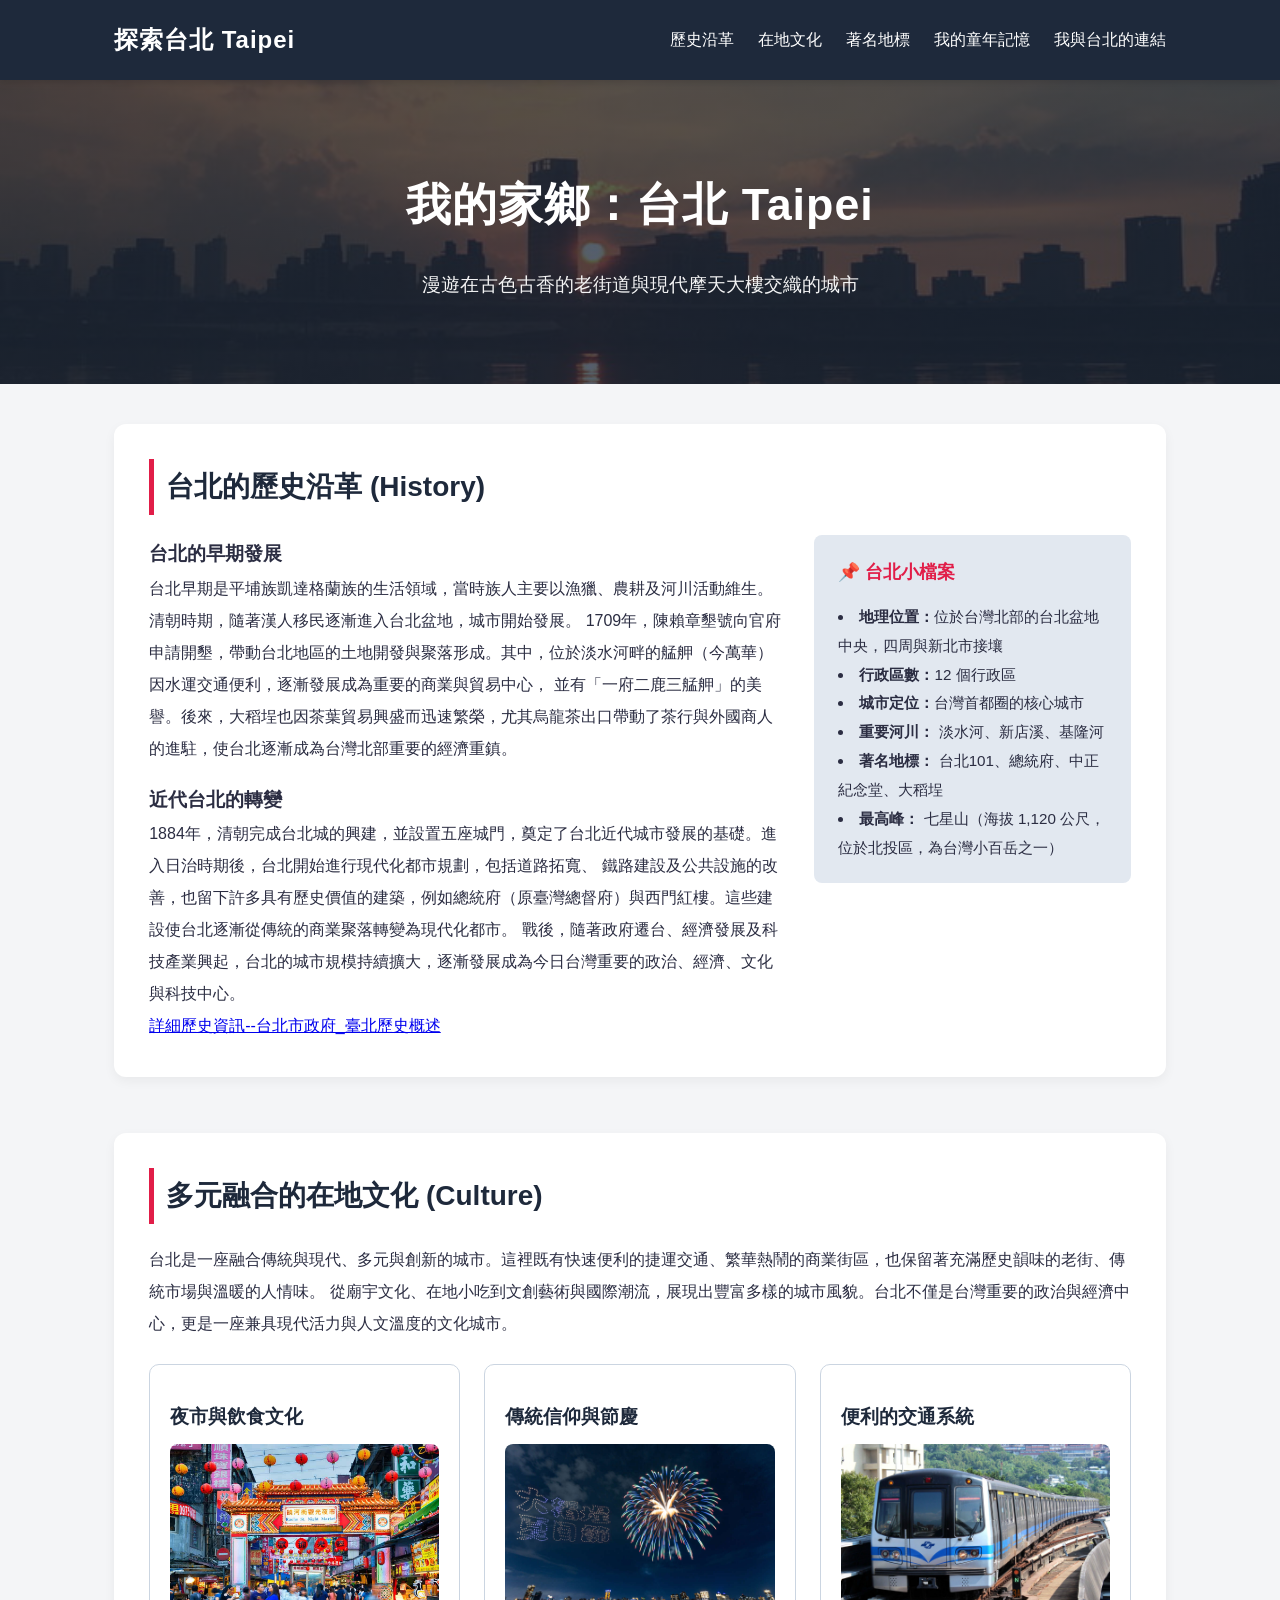
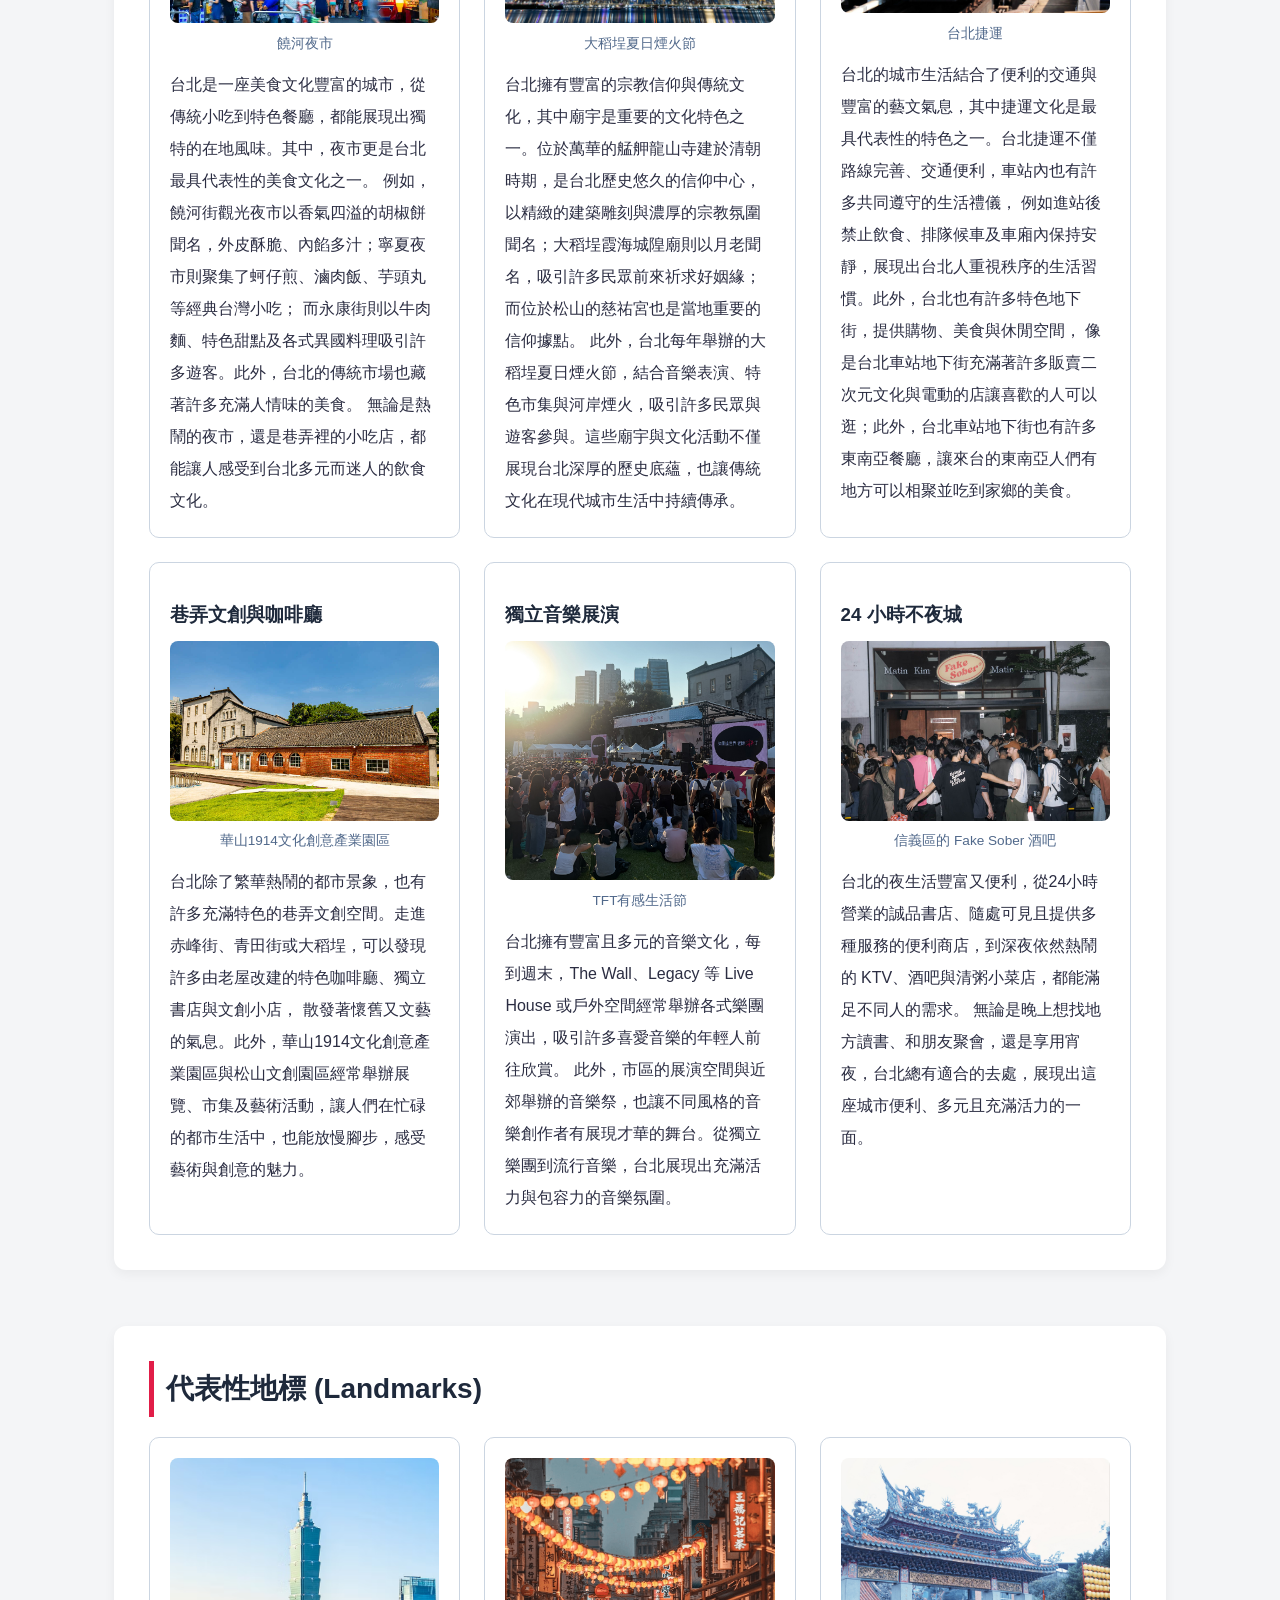
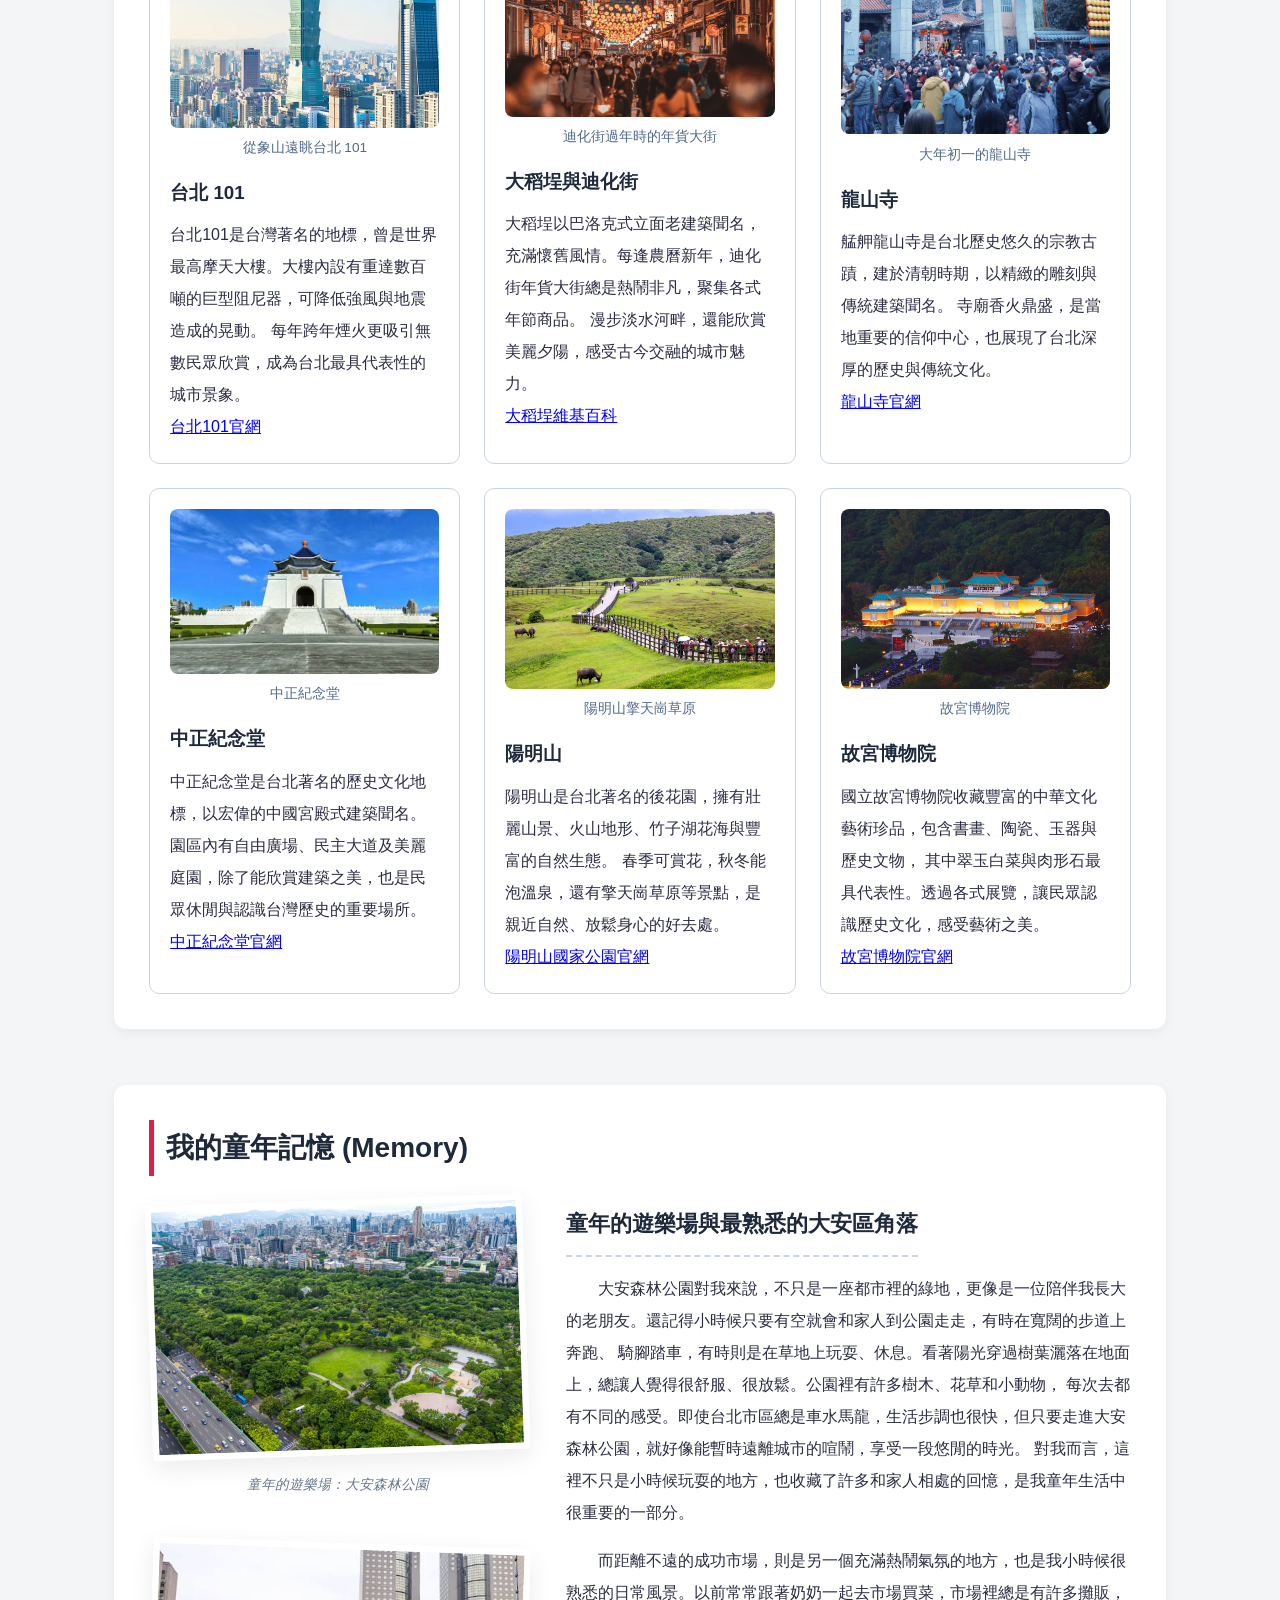
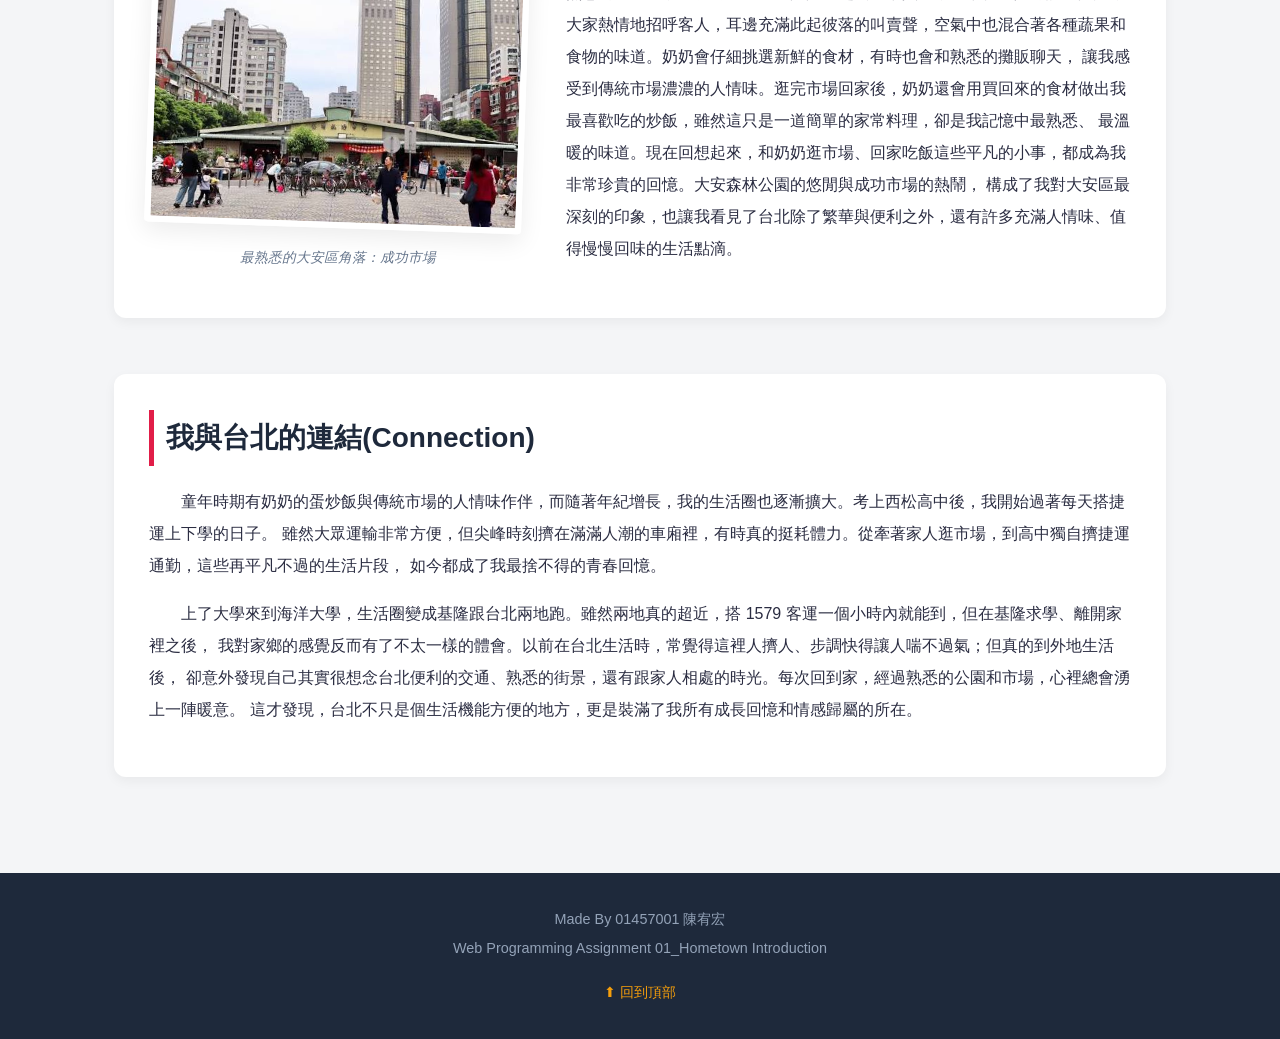
<file: index.html>
<!DOCTYPE html>
<html>
	<head>
		<meta charset="UTF-8">
		<!-- 讓網頁在電腦與手機螢幕上能正確縮放 -->
		<meta name="viewport" content="width=device-width, initial-scale=1.0">
		<title>台北 Taipei-我的家鄉 | Hometown Introduction_01457001陳宥宏</title>
		<link rel="icon" href="cute.ico" type="image/x-icon" />
		<link rel="stylesheet" href="01457001_hometown.css">
	</head>

	<body>
		<!-- === 頁首與導覽列 === -->
		<header>
			<div class="navbar-container">
				<div class="site-title">探索台北 Taipei</div>
				<nav aria-label="主要導覽列">
					<ul>
						<li><a href="#history">歷史沿革</a></li>
						<li><a href="#culture">在地文化</a></li>
						<li><a href="#landmarks">著名地標</a></li>
						<li><a href="#memories">我的童年記憶</a></li>
						<li><a href="#connection">我與台北的連結</a></li>
					</ul>
				</nav>
			</div>
		</header>

		<!-- === 主視覺banner === -->
		<div class="hero" role="banner">
			<h1>我的家鄉：台北 Taipei</h1>
			<p>漫遊在古色古香的老街道與現代摩天大樓交織的城市</p>
		</div>

		<!-- === <main> === -->
		<main>
			<!-- 歷史沿革 -->
			<section id="history">
				<h2>台北的歷史沿革 (History)</h2>
				<div class="two-column">
					<div>
						<h3>台北的早期發展</h3>
						<p class="text-paragraph">
							台北早期是平埔族凱達格蘭族的生活領域，當時族人主要以漁獵、農耕及河川活動維生。清朝時期，隨著漢人移民逐漸進入台北盆地，城市開始發展。
							1709年，陳賴章墾號向官府申請開墾，帶動台北地區的土地開發與聚落形成。其中，位於淡水河畔的艋舺（今萬華）因水運交通便利，逐漸發展成為重要的商業與貿易中心，
							並有「一府二鹿三艋舺」的美譽。後來，大稻埕也因茶葉貿易興盛而迅速繁榮，尤其烏龍茶出口帶動了茶行與外國商人的進駐，使台北逐漸成為台灣北部重要的經濟重鎮。
						</p>
						<h3>近代台北的轉變</h3>
						<p>
							1884年，清朝完成台北城的興建，並設置五座城門，奠定了台北近代城市發展的基礎。進入日治時期後，台北開始進行現代化都市規劃，包括道路拓寬、
							鐵路建設及公共設施的改善，也留下許多具有歷史價值的建築，例如總統府（原臺灣總督府）與西門紅樓。這些建設使台北逐漸從傳統的商業聚落轉變為現代化都市。
							戰後，隨著政府遷台、經濟發展及科技產業興起，台北的城市規模持續擴大，逐漸發展成為今日台灣重要的政治、經濟、文化與科技中心。
						</p>
						<p><a href="https://www.gov.taipei/cp.aspx?n=14D2637CBC4AAEC2" target="_blank">詳細歷史資訊--台北市政府_臺北歷史概述</a></p>
					</div>

					<!-- 台北補充介紹 -->
					<aside>
						<h3>📌 台北小檔案</h3>
						<ul class="info-list">
							<li><strong>地理位置：</strong>位於台灣北部的台北盆地中央，四周與新北市接壤</li>
							<li><strong>行政區數：</strong>12 個行政區</li>
							<li><strong>城市定位：</strong>台灣首都圈的核心城市</li>
							<li><strong>重要河川：</strong> 淡水河、新店溪、基隆河</li>
							<li><strong>著名地標：</strong> 台北101、總統府、中正紀念堂、大稻埕</li>
							<li><strong>最高峰：</strong> 七星山（海拔 1,120 公尺，位於北投區，為台灣小百岳之一）</li>
						</ul>
					</aside>
				</div>
			</section>

			<!-- 在地文化 -->
			<section id="culture">
				<h2>多元融合的在地文化 (Culture)</h2>
				<p class="section-intro">
					台北是一座融合傳統與現代、多元與創新的城市。這裡既有快速便利的捷運交通、繁華熱鬧的商業街區，也保留著充滿歷史韻味的老街、傳統市場與溫暖的人情味。
					從廟宇文化、在地小吃到文創藝術與國際潮流，展現出豐富多樣的城市風貌。台北不僅是台灣重要的政治與經濟中心，更是一座兼具現代活力與人文溫度的文化城市。
				</p>

				<div class="card-grid">
					<!-- 文化 1 -->
					<article class="card">
						<h3>夜市與飲食文化</h3>
						<!-- 饒河照片 -->
						<figure>
							<img src="nightmarket.jpg" alt="饒河夜市">
							<figcaption>饒河夜市</figcaption>
						</figure>
						<p>
							台北是一座美食文化豐富的城市，從傳統小吃到特色餐廳，都能展現出獨特的在地風味。其中，夜市更是台北最具代表性的美食文化之一。
							例如，饒河街觀光夜市以香氣四溢的胡椒餅聞名，外皮酥脆、內餡多汁；寧夏夜市則聚集了蚵仔煎、滷肉飯、芋頭丸等經典台灣小吃；
							而永康街則以牛肉麵、特色甜點及各式異國料理吸引許多遊客。此外，台北的傳統市場也藏著許多充滿人情味的美食。
							無論是熱鬧的夜市，還是巷弄裡的小吃店，都能讓人感受到台北多元而迷人的飲食文化。
						</p>
					</article>

					<!-- 文化 2 -->
					<article class="card">
						<h3>傳統信仰與節慶</h3>
						<!-- 大稻埕照片 -->
						<figure>
							<img src="firework.jpg" alt="台北101" >
							<figcaption>大稻埕夏日煙火節</figcaption>
						</figure>
						<p>
							台北擁有豐富的宗教信仰與傳統文化，其中廟宇是重要的文化特色之一。位於萬華的艋舺龍山寺建於清朝時期，是台北歷史悠久的信仰中心，
							以精緻的建築雕刻與濃厚的宗教氛圍聞名；大稻埕霞海城隍廟則以月老聞名，吸引許多民眾前來祈求好姻緣；而位於松山的慈祐宮也是當地重要的信仰據點。
							此外，台北每年舉辦的大稻埕夏日煙火節，結合音樂表演、特色市集與河岸煙火，吸引許多民眾與遊客參與。這些廟宇與文化活動不僅展現台北深厚的歷史底蘊，也讓傳統文化在現代城市生活中持續傳承。
						</p>
					</article>

					<!-- 文化 3 -->
					<article class="card">
						<h3>便利的交通系統</h3>
						<!-- 北捷照片 -->
						<figure>
							<img src="metro.jpg" alt="台北101" >
							<figcaption>台北捷運</figcaption>
						</figure>
						<p>
							台北的城市生活結合了便利的交通與豐富的藝文氣息，其中捷運文化是最具代表性的特色之一。台北捷運不僅路線完善、交通便利，車站內也有許多共同遵守的生活禮儀，
							例如進站後禁止飲食、排隊候車及車廂內保持安靜，展現出台北人重視秩序的生活習慣。此外，台北也有許多特色地下街，提供購物、美食與休閒空間，
							像是台北車站地下街充滿著許多販賣二次元文化與電動的店讓喜歡的人可以逛；此外，台北車站地下街也有許多東南亞餐廳，讓來台的東南亞人們有地方可以相聚並吃到家鄉的美食。
						</p>
					</article>

					<!-- 文化 4 -->
					<article class="card">
						<h3>巷弄文創與咖啡廳</h3>
						<!-- 華山照片 -->
						<figure>
							<img src="Huashan.jpg" alt="台北101" >
							<figcaption>華山1914文化創意產業園區</figcaption>
						</figure>
						<p>
							台北除了繁華熱鬧的都市景象，也有許多充滿特色的巷弄文創空間。走進赤峰街、青田街或大稻埕，可以發現許多由老屋改建的特色咖啡廳、獨立書店與文創小店，
							散發著懷舊又文藝的氣息。此外，華山1914文化創意產業園區與松山文創園區經常舉辦展覽、市集及藝術活動，讓人們在忙碌的都市生活中，也能放慢腳步，感受藝術與創意的魅力。
						</p>
					</article>

					<!-- 文化 5 -->
					<article class="card">
						<h3>獨立音樂展演</h3>
						<!-- TFT照片 -->
						<figure>
							<img src="TFT.jpeg" alt="台北101" >
							<figcaption>TFT有感生活節</figcaption>
						</figure>
						<p>
							台北擁有豐富且多元的音樂文化，每到週末，The Wall、Legacy 等 Live House 或戶外空間經常舉辦各式樂團演出，吸引許多喜愛音樂的年輕人前往欣賞。
							此外，市區的展演空間與近郊舉辦的音樂祭，也讓不同風格的音樂創作者有展現才華的舞台。從獨立樂團到流行音樂，台北展現出充滿活力與包容力的音樂氛圍。
						</p>		
					</article>

					<!-- 文化 6 -->
					<article class="card">
						<h3>24 小時不夜城</h3>
						<!-- Sober照片 -->
						<figure>
							<img src="sober.jpg" alt="台北101" >
							<figcaption>信義區的 Fake Sober 酒吧</figcaption>
						</figure>
  						<p>
							台北的夜生活豐富又便利，從24小時營業的誠品書店、隨處可見且提供多種服務的便利商店，到深夜依然熱鬧的 KTV、酒吧與清粥小菜店，都能滿足不同人的需求。
							無論是晚上想找地方讀書、和朋友聚會，還是享用宵夜，台北總有適合的去處，展現出這座城市便利、多元且充滿活力的一面。
						</p>
					</article>
				</div>
			</section>

			<!-- 著名地標 -->
			<section id="landmarks">
				<h2>代表性地標 (Landmarks)</h2>
				<div class="card-grid">

					<!-- 地標 1 -->
					<article class="card">
						<!-- 101照片 -->
						<figure>
							<img src="taipei101.jpg" alt="台北101" >
							<figcaption>從象山遠眺台北 101</figcaption>
						</figure>
						<h3><strong>台北 101</strong></h3>
						<p>
							台北101是台灣著名的地標，曾是世界最高摩天大樓。大樓內設有重達數百噸的巨型阻尼器，可降低強風與地震造成的晃動。
							每年跨年煙火更吸引無數民眾欣賞，成為台北最具代表性的城市景象。
						</p>
						<p><a href="https://www.taipei-101.com.tw/tw/" target="_blank">台北101官網</a></p>
					</article>

					<!-- 地標 2 -->
					<article class="card">
						<!-- 迪化街照片 -->
						<figure>
							<img src="landmark2.png" alt="迪化街">
							<figcaption>迪化街過年時的年貨大街</figcaption>
						</figure>
						<h3><strong>大稻埕與迪化街</strong></h3>
						<p>
							大稻埕以巴洛克式立面老建築聞名，充滿懷舊風情。每逢農曆新年，迪化街年貨大街總是熱鬧非凡，聚集各式年節商品。
							漫步淡水河畔，還能欣賞美麗夕陽，感受古今交融的城市魅力。
						</p>
						<p><a href="https://zh.wikipedia.org/zh-tw/%E5%A4%A7%E7%A8%BB%E5%9F%95" target="_blank">大稻埕維基百科</a></p>
					</article>

					<!-- 地標 3 -->
					 <article class="card">
						<!-- 龍山寺照片 -->
						<figure>
							<img src="temple.jpg" alt="龍山寺">
							<figcaption>大年初一的龍山寺</figcaption>
						</figure>
						<h3><strong>龍山寺</strong></h3>
						<p>
							艋舺龍山寺是台北歷史悠久的宗教古蹟，建於清朝時期，以精緻的雕刻與傳統建築聞名。
							寺廟香火鼎盛，是當地重要的信仰中心，也展現了台北深厚的歷史與傳統文化。
						</p>
						<p><a href="https://www.lungshan.org.tw/tw/" target="_blank">龍山寺官網</a></p>
					</article>

					<!-- 地標 4 -->
					<article class="card">
						<!-- 中正紀念堂照片 -->
						<figure>
							<img src="memoral_hall.jpg" alt="中正紀念堂">
							<figcaption>中正紀念堂</figcaption>
						</figure>
						<h3><strong>中正紀念堂</strong></h3>
						<p>
							中正紀念堂是台北著名的歷史文化地標，以宏偉的中國宮殿式建築聞名。
							園區內有自由廣場、民主大道及美麗庭園，除了能欣賞建築之美，也是民眾休閒與認識台灣歷史的重要場所。
						</p>
						<p><a href="https://www.cksmh.gov.tw/" target="_blank">中正紀念堂官網</a></p>
					</article>

					<!-- 地標 5 -->
					<article class="card">
						<!-- 陽明山照片 -->
						<figure>
							<img src="mountain.jpg" alt="陽明山">
							<figcaption>陽明山擎天崗草原</figcaption>
						</figure>
						<h3><strong>陽明山</strong></h3>
						<p>
							陽明山是台北著名的後花園，擁有壯麗山景、火山地形、竹子湖花海與豐富的自然生態。
							春季可賞花，秋冬能泡溫泉，還有擎天崗草原等景點，是親近自然、放鬆身心的好去處。
						</p>
						<p><a href="https://www.ymsnp.gov.tw/ch" target="_blank">陽明山國家公園官網</a></p>
					</article>

					<!-- 地標 6 -->
					<article class="card">
						<!-- 故宮照片 -->
						<figure>
							<img src="museum.jpg" alt="故宮博物院">
							<figcaption>故宮博物院</figcaption>
						</figure>
						<h3><strong>故宮博物院</strong></h3>
						<p>
							國立故宮博物院收藏豐富的中華文化藝術珍品，包含書畫、陶瓷、玉器與歷史文物，
							其中翠玉白菜與肉形石最具代表性。透過各式展覽，讓民眾認識歷史文化，感受藝術之美。
						</p>
						<p><a href="https://www.npm.gov.tw/" target="_blank">故宮博物院官網</a></p>
					</article>

				</div>
			</section>

			<!-- 我的童年記憶 -->
			<section id="memories">
				<h2>我的童年記憶 (Memory)</h2>
				<div class="memory-container">
					<div class="photo-gallery">
						<!-- 安森照片 -->
						<figure class="memory-photo">
							<img src="DaanPark.jpg" alt="大安森林公園" />
							<figcaption>童年的遊樂場：大安森林公園</figcaption>
						</figure>
						<!-- 成功市場照片 -->
						<figure class="memory-photo photo-right">
							<img src="market.jpg" alt="成功市場" />
							<figcaption>最熟悉的大安區角落：成功市場</figcaption>
						</figure>
					</div>

					<div class="memory-content">
						<h3>童年的遊樂場與最熟悉的大安區角落</h3>
						<p class="text-paragraph">
							　　大安森林公園對我來說，不只是一座都市裡的綠地，更像是一位陪伴我長大的老朋友。還記得小時候只要有空就會和家人到公園走走，有時在寬闊的步道上奔跑、
							騎腳踏車，有時則是在草地上玩耍、休息。看著陽光穿過樹葉灑落在地面上，總讓人覺得很舒服、很放鬆。公園裡有許多樹木、花草和小動物，
							每次去都有不同的感受。即使台北市區總是車水馬龍，生活步調也很快，但只要走進大安森林公園，就好像能暫時遠離城市的喧鬧，享受一段悠閒的時光。
							對我而言，這裡不只是小時候玩耍的地方，也收藏了許多和家人相處的回憶，是我童年生活中很重要的一部分。
						</p>
						<p class="text-paragraph">
							　　而距離不遠的成功市場，則是另一個充滿熱鬧氣氛的地方，也是我小時候很熟悉的日常風景。以前常常跟著奶奶一起去市場買菜，市場裡總是有許多攤販，
							大家熱情地招呼客人，耳邊充滿此起彼落的叫賣聲，空氣中也混合著各種蔬果和食物的味道。奶奶會仔細挑選新鮮的食材，有時也會和熟悉的攤販聊天，
							讓我感受到傳統市場濃濃的人情味。逛完市場回家後，奶奶還會用買回來的食材做出我最喜歡吃的炒飯，雖然這只是一道簡單的家常料理，卻是我記憶中最熟悉、
							最溫暖的味道。現在回想起來，和奶奶逛市場、回家吃飯這些平凡的小事，都成為我非常珍貴的回憶。大安森林公園的悠閒與成功市場的熱鬧，
							構成了我對大安區最深刻的印象，也讓我看見了台北除了繁華與便利之外，還有許多充滿人情味、值得慢慢回味的生活點滴。
						</p>
					</div>
					
				</div>
			</section>

			<!-- 我與台北的連結 -->
			<section id="connection">
				<h2>我與台北的連結(Connection)</h2>
				<article>
					<p class="text-paragraph">
						　　童年時期有奶奶的蛋炒飯與傳統市場的人情味作伴，而隨著年紀增長，我的生活圈也逐漸擴大。考上西松高中後，我開始過著每天搭捷運上下學的日子。
						雖然大眾運輸非常方便，但尖峰時刻擠在滿滿人潮的車廂裡，有時真的挺耗體力。從牽著家人逛市場，到高中獨自擠捷運通勤，這些再平凡不過的生活片段，
						如今都成了我最捨不得的青春回憶。
					</p>
					<p class="text-paragraph">
						　　上了大學來到海洋大學，生活圈變成基隆跟台北兩地跑。雖然兩地真的超近，搭 1579 客運一個小時內就能到，但在基隆求學、離開家裡之後，
						我對家鄉的感覺反而有了不太一樣的體會。以前在台北生活時，常覺得這裡人擠人、步調快得讓人喘不過氣；但真的到外地生活後，
						卻意外發現自己其實很想念台北便利的交通、熟悉的街景，還有跟家人相處的時光。每次回到家，經過熟悉的公園和市場，心裡總會湧上一陣暖意。
						這才發現，台北不只是個生活機能方便的地方，更是裝滿了我所有成長回憶和情感歸屬的所在。
					</p>
				</article>
			</section>
		</main>

		<!-- === 頁尾 === -->
		<footer>
			<p>Made By 01457001 陳宥宏</p>
			<p>Web Programming Assignment 01_Hometown Introduction</p>
			<p class="back-to-top"><a href="#">⬆ 回到頂部</a></p>
		</footer>

	</body>
</html>


<!-- 
	Summary of AI interaction if any:
			我在做 Assignment 01 的過程中曾向 AI 問一些 CSS style 和 UX 相關的問題，像是導覽列固定於頂部的 sticky 設計、點擊目錄網頁會平滑捲動到該目錄的位置、
			連結 hover 變色效果、滑鼠游標移到照片上時相片會轉正並稍微放大，以及卡片微浮起動畫等語法，此外，在做響應式排版時也有遇到一些格式上的問題，
			像是一些東西會超出版面，我有向AI求助，最後我也有問 AI 我的網頁還有哪裡可以美化。其餘網頁結構與台北介紹之內容都是我自己親自查找資料並整理與編寫。
-->
</file>
<file: 01457001_hometown.css>
* {
    box-sizing: border-box;
    margin: 0;
    padding: 0;
}

html {
    /** 點擊導覽列的目錄時平滑捲動到該目錄的位置 **/
    scroll-behavior: smooth;
}

body {
    font-family: "Noto Sans TC", "PingFang TC", "Microsoft JhengHei", sans-serif;
    line-height: 2;
    color: #2b2d42;
    background-color: #f4f5f7;
}

img {
    max-width: 100%;
    height: auto;
    display: block;
    border-radius: 8px;
}

/*=== 頁首與導覽列 <header> & <nav> ===*/
header {
    background-color: #1e293b;
    color: #ffffff;
    position: sticky;   /** 向下滾動長表格時讓導覽列保持在最上方 **/
    top: 0;
    z-index: 100;
    box-shadow: 0 2px 8px rgba(0, 0, 0, 0.15);
}

.navbar-container {
    max-width: 1100px;
    margin: 0 auto;
    padding: 1rem 1.5rem;
    display: flex;
    justify-content: space-between;
    align-items: center;
}

.site-title {
    font-size: 1.5rem;
    font-weight: 700;
    letter-spacing: 1px;
}

nav ul {
    list-style: none;
    display: flex;
    gap: 1.5rem;
}

nav a {
    color: #ffffff;
    text-decoration: none;
    font-weight: 500;
    transition: color 0.2s ease;
}

/** 當游標 hover 在某個導覽連結上時顯示橘色 **/
nav a:hover {
    color: #f5740b;
}

/*=== 主視覺 banner ===*/
.hero {
    background: linear-gradient(rgba(30, 41, 59, 0.75), rgba(30, 41, 59, 0.75)), url('taipei_view.jpg') center/cover no-repeat;
    color: #ffffff;
    text-align: center;
    padding: 5rem 1.5rem;
}

.hero h1 {
    font-size: 2.8rem;
    margin-bottom: 1rem;
    letter-spacing: 1px;
}

.hero p {
    font-size: 1.2rem;
    max-width: 680px;
    margin: 0 auto;
    opacity: 0.95;
}

/*=== <main> & <section> ===*/
main {
    max-width: 1100px;
    margin: 0 auto;
    padding: 2.5rem 1.5rem;
}

section {
    margin-bottom: 3.5rem;
    background: #ffffff;
    padding: 2.2rem;
    border-radius: 12px;
    box-shadow: 0 4px 12px rgba(0, 0, 0, 0.05);
}

section h2 {
    color: #1e293b;
    font-size: 1.75rem;
    margin-bottom: 1.25rem;
    border-left: 5px solid #e11d48;
    padding-left: 0.75rem;
}

.text-paragraph {
    margin-bottom: 1rem;
}

.section-intro {
    margin-bottom: 1.5rem;
}

/*=== 歷史沿革雙欄排版 ===*/
.two-column {
    display: grid;
    grid-template-columns: 2fr 1fr;
    gap: 2rem;
    align-items: start;
}

aside {
    background-color: #e2e8f0;
    padding: 1.25rem 1.5rem;
    border-radius: 8px;
    font-size: 0.95rem;
}

aside h3 {
    color: #e11d48;
    margin-bottom: 0.75rem;
}

.info-list {
    list-style-position: inside;
    line-height: 1.9;
}

/*=== 在地文化 & 著名地標：卡片網格排版 ===*/
.card-grid {
    display: grid;
    grid-template-columns: repeat(3, 1fr);
    gap: 1.5rem;
}

article.card {
    border: 1px solid #cbd5e1;
    border-radius: 10px;
    padding: 1.25rem;
    background-color: #ffffff;
    transition: transform 0.2s ease, box-shadow 0.2s ease;
}

/** 滑鼠游標移過卡片時的微浮起效果 **/
article.card:hover {
    transform: translateY(-5px);
    box-shadow: 0 8px 20px rgba(0, 0, 0, 0.1);
}

article.card h3 {
    margin: 0.8rem 0 0.5rem;
    color: #1e293b;
}

figure {
    margin-bottom: 0.75rem;
}

figcaption {
    font-size: 0.85rem;
    color: #51698b;
    text-align: center;
    margin-top: 0.4rem;
}

/*=== 童年記憶 ===*/
.memory-container {
    display: grid;
    grid-template-columns: 1fr 1.5fr; 
    gap: 2.5rem;
    align-items: center; 
    margin-top: 1.5rem;
}

.photo-gallery {
    display: flex;
    flex-direction: column;
    gap: 2rem;
}

.memory-photo img {
    width: 100%;
    border-radius: 4px;
    border: 6px solid #ffffff; 
    box-shadow: 0 8px 24px rgba(0, 0, 0, 0.08); 
    transform: rotate(-2deg); /* 第一張照片向左微傾斜 */
    transition: transform 0.3s ease;
}

.photo-right img {
    transform: rotate(2deg);
}

/** 滑鼠游標移到照片上時，相片會轉正並稍微放大 **/
.memory-photo img:hover {
    transform: rotate(0deg) scale(1.03);
    position: relative;
    z-index: 10;
}

.memory-photo figcaption {
    font-size: 0.85rem;
    color: #64748b;
    text-align: center;
    margin-top: 1rem;
    font-style: italic; 
}

.memory-content h3 {
    color: #1e293b;
    font-size: 1.4rem;
    margin-bottom: 1rem;
    border-bottom: 2px dashed #cbd5e1; 
    padding-bottom: 0.5rem;
    display: inline-block;
}

/*=== 頁尾 <footer> ===*/
footer {
    background-color: #1e293b;
    color: #94a3b8;
    text-align: center;
    padding: 2rem 1.5rem;
    font-size: 0.9rem;
}

.back-to-top {
    margin-top: 1rem;
}

footer a {
    color: #f59e0b;
    text-decoration: none;
}

footer a:hover {
    text-decoration: underline;
}

/*=== 平板 Responsive Design ===*/
@media (max-width: 992px) {
    .card-grid {
        grid-template-columns: repeat(2, 1fr);
    }
}

/*=== 手機 Responsive Design ===*/
@media (max-width: 768px) {
    .navbar-container {
        flex-direction: column;
        gap: 0.75rem;
    }

    nav ul {
        flex-wrap: wrap;
        justify-content: center;
        gap: 1rem;
    }

    .hero {
        padding: 3.5rem 1.25rem;
    }

    .hero h1 {
        font-size: 2rem;
    }

    .hero p {
        font-size: 1rem;
    }

    .two-column,
    .card-grid,
    .memory-container {
        grid-template-columns: 1fr;
    }

    section {
        padding: 1.5rem;
    }
}
</file>
